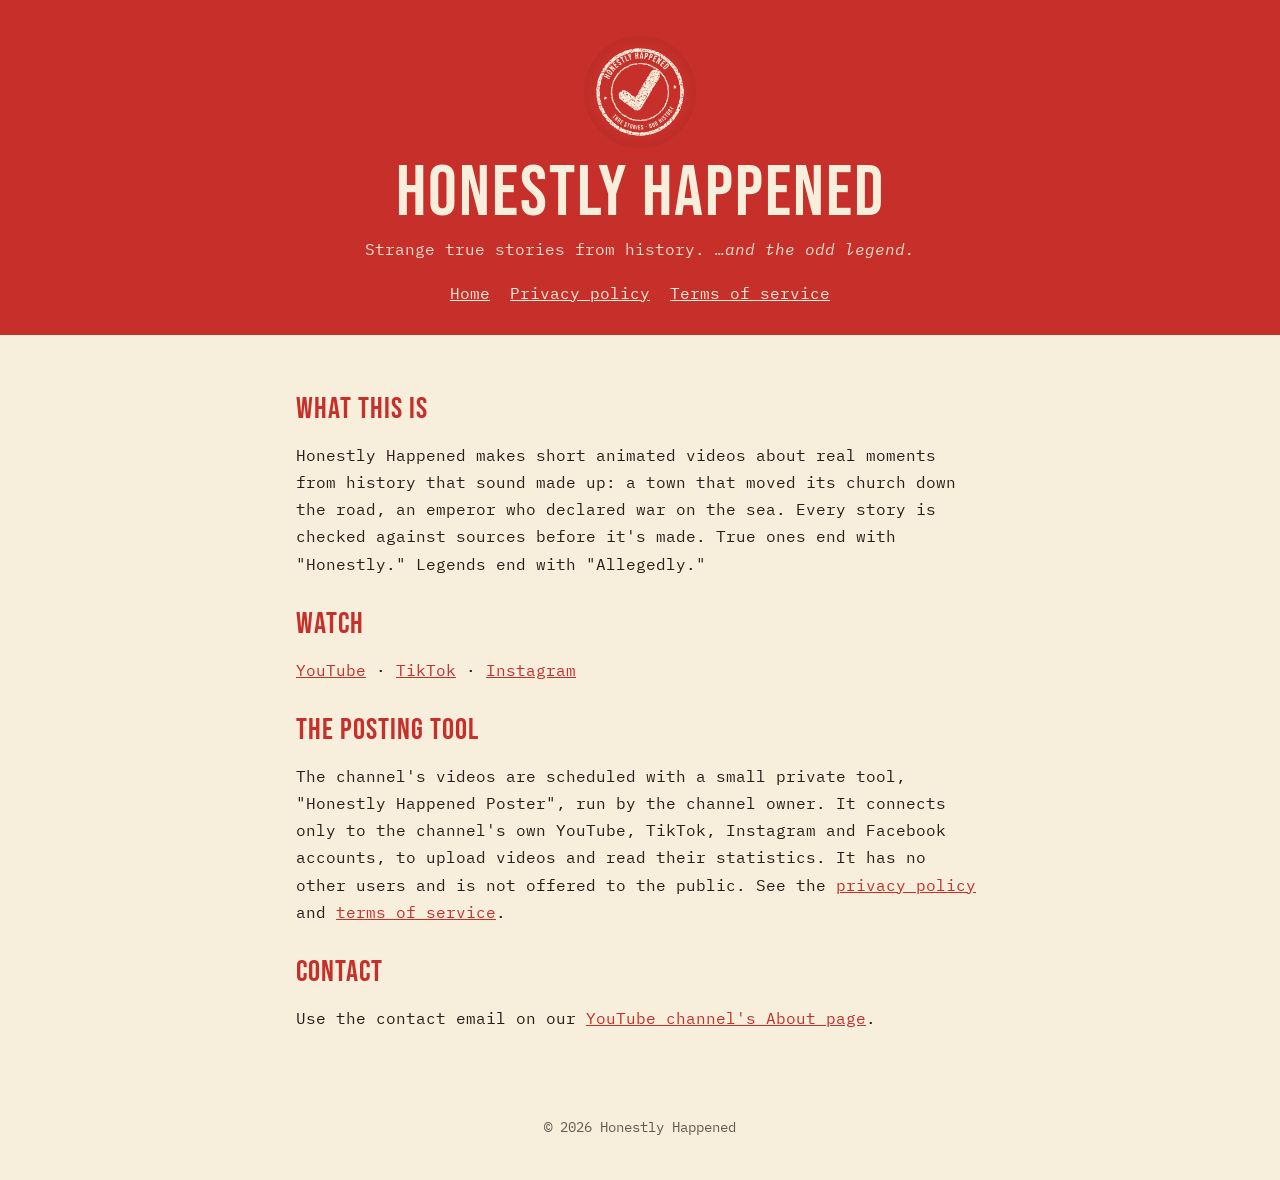
<file: index.html>
<!doctype html>
<html lang="en"><head><meta charset="utf-8"><meta name="viewport" content="width=device-width,initial-scale=1">
<title>Honestly Happened</title>
<meta name="description" content="Strange true stories from history, animated in under a minute. …and the odd legend.">
<link rel="icon" href="logo.png">
<link href="https://fonts.googleapis.com/css2?family=Bebas+Neue&family=IBM+Plex+Mono:ital,wght@0,500;1,500&display=swap" rel="stylesheet">
<link rel="stylesheet" href="style.css">
</head><body>
<header>
  <img src="logo.png" alt="Honestly Happened stamp logo">
  <h1>Honestly Happened</h1>
  <p>Strange true stories from history. <i>…and the odd legend.</i></p>
  <nav><a href="./">Home</a><a href="privacy.html">Privacy policy</a><a href="terms.html">Terms of service</a></nav>
</header>
<main>
  <h2>What this is</h2>
  <p>Honestly Happened makes short animated videos about real moments from history that sound made up: a town that moved its church down the road, an emperor who declared war on the sea. Every story is checked against sources before it's made. True ones end with "Honestly." Legends end with "Allegedly."</p>

  <h2>Watch</h2>
  <p>
    <a href="https://www.youtube.com/@honestlyhappened">YouTube</a> ·
    <a href="https://www.tiktok.com/@honestlyhappened">TikTok</a> ·
    <a href="https://www.instagram.com/honestlyhappened">Instagram</a>
  </p>

  <h2>The posting tool</h2>
  <p>The channel's videos are scheduled with a small private tool, "Honestly Happened Poster", run by the channel owner. It connects only to the channel's own YouTube, TikTok, Instagram and Facebook accounts, to upload videos and read their statistics. It has no other users and is not offered to the public. See the <a href="privacy.html">privacy policy</a> and <a href="terms.html">terms of service</a>.</p>

  <h2>Contact</h2>
  <p>Use the contact email on our <a href="https://www.youtube.com/@honestlyhappened/about">YouTube channel's About page</a>.</p>
</main>
<footer>© 2026 Honestly Happened</footer>
</body></html>
</file>
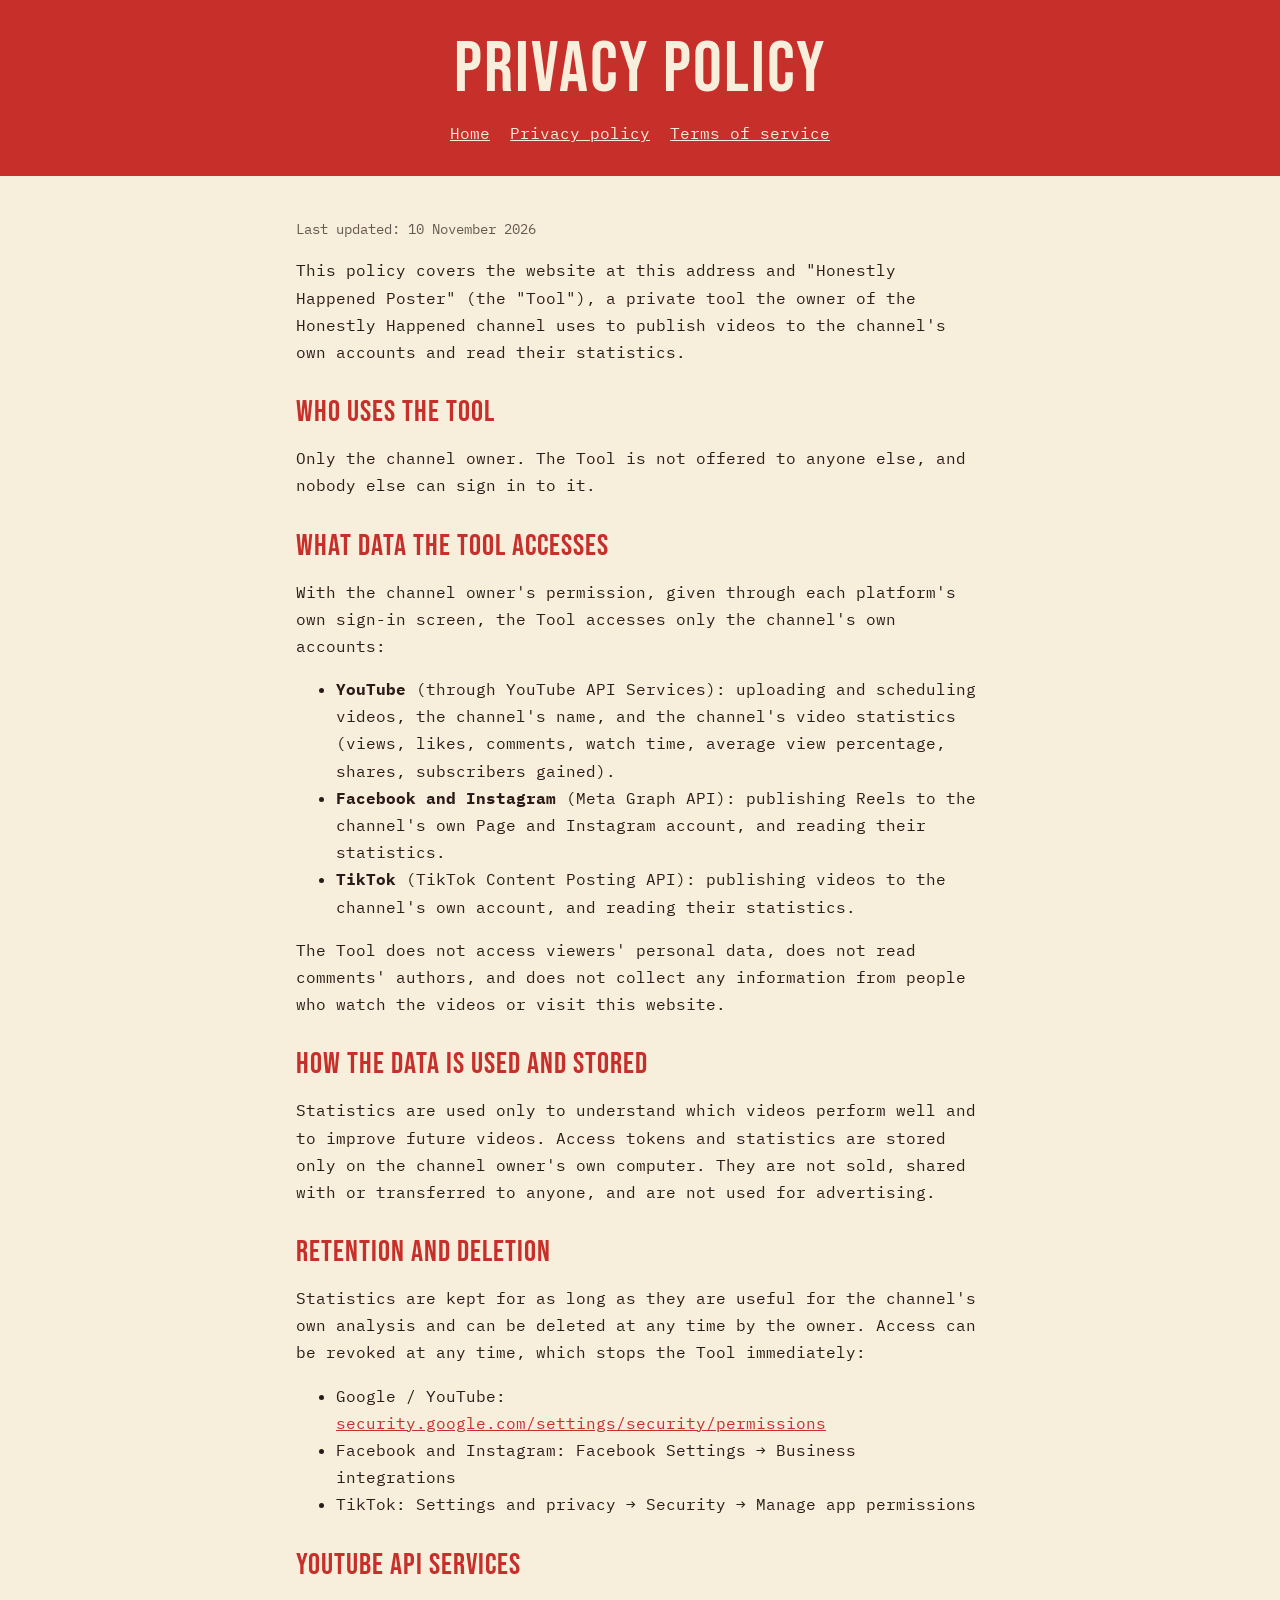
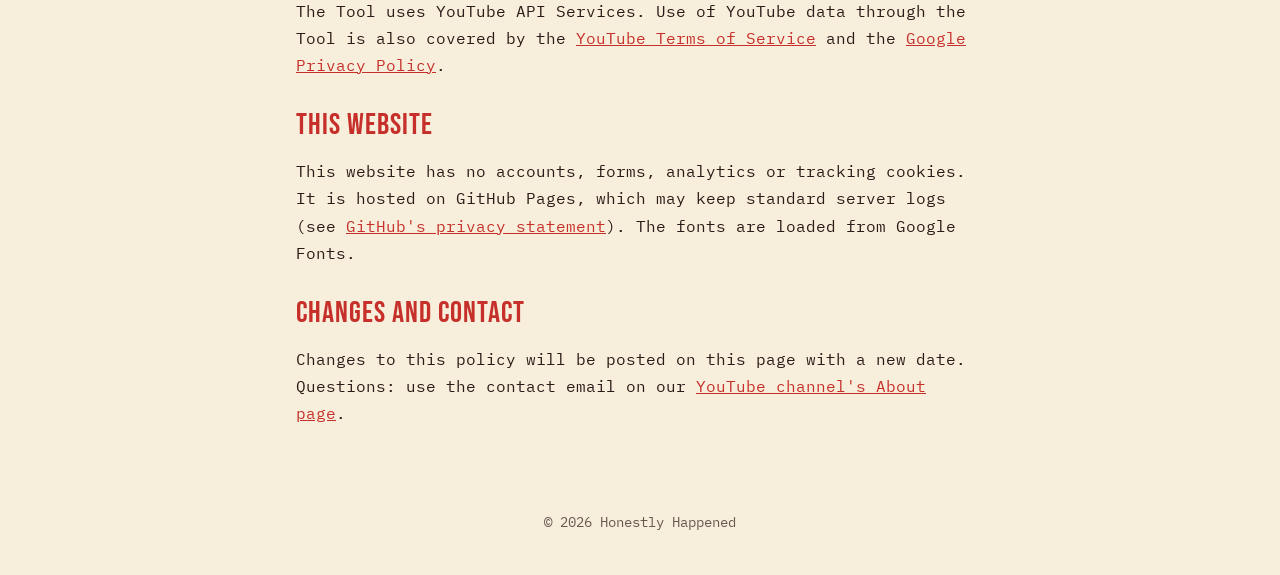
<file: privacy.html>
<!doctype html>
<html lang="en"><head><meta charset="utf-8"><meta name="viewport" content="width=device-width,initial-scale=1">
<title>Privacy Policy · Honestly Happened</title>
<link rel="icon" href="logo.png">
<link href="https://fonts.googleapis.com/css2?family=Bebas+Neue&family=IBM+Plex+Mono:ital,wght@0,500;1,500&display=swap" rel="stylesheet">
<link rel="stylesheet" href="style.css">
</head><body>
<header>
  <h1>Privacy Policy</h1>
  <nav><a href="./">Home</a><a href="privacy.html">Privacy policy</a><a href="terms.html">Terms of service</a></nav>
</header>
<main>
  <p class="muted">Last updated: 10 November 2026</p>

  <p>This policy covers the website at this address and "Honestly Happened Poster" (the "Tool"), a private tool the owner of the Honestly Happened channel uses to publish videos to the channel's own accounts and read their statistics.</p>

  <h2>Who uses the Tool</h2>
  <p>Only the channel owner. The Tool is not offered to anyone else, and nobody else can sign in to it.</p>

  <h2>What data the Tool accesses</h2>
  <p>With the channel owner's permission, given through each platform's own sign-in screen, the Tool accesses only the channel's own accounts:</p>
  <ul>
    <li><b>YouTube</b> (through YouTube API Services): uploading and scheduling videos, the channel's name, and the channel's video statistics (views, likes, comments, watch time, average view percentage, shares, subscribers gained).</li>
    <li><b>Facebook and Instagram</b> (Meta Graph API): publishing Reels to the channel's own Page and Instagram account, and reading their statistics.</li>
    <li><b>TikTok</b> (TikTok Content Posting API): publishing videos to the channel's own account, and reading their statistics.</li>
  </ul>
  <p>The Tool does not access viewers' personal data, does not read comments' authors, and does not collect any information from people who watch the videos or visit this website.</p>

  <h2>How the data is used and stored</h2>
  <p>Statistics are used only to understand which videos perform well and to improve future videos. Access tokens and statistics are stored only on the channel owner's own computer. They are not sold, shared with or transferred to anyone, and are not used for advertising.</p>

  <h2>Retention and deletion</h2>
  <p>Statistics are kept for as long as they are useful for the channel's own analysis and can be deleted at any time by the owner. Access can be revoked at any time, which stops the Tool immediately:</p>
  <ul>
    <li>Google / YouTube: <a href="https://security.google.com/settings/security/permissions">security.google.com/settings/security/permissions</a></li>
    <li>Facebook and Instagram: Facebook Settings → Business integrations</li>
    <li>TikTok: Settings and privacy → Security → Manage app permissions</li>
  </ul>

  <h2>YouTube API Services</h2>
  <p>The Tool uses YouTube API Services. Use of YouTube data through the Tool is also covered by the <a href="https://www.youtube.com/t/terms">YouTube Terms of Service</a> and the <a href="https://policies.google.com/privacy">Google Privacy Policy</a>.</p>

  <h2>This website</h2>
  <p>This website has no accounts, forms, analytics or tracking cookies. It is hosted on GitHub Pages, which may keep standard server logs (see <a href="https://docs.github.com/en/site-policy/privacy-policies/github-general-privacy-statement">GitHub's privacy statement</a>). The fonts are loaded from Google Fonts.</p>

  <h2>Changes and contact</h2>
  <p>Changes to this policy will be posted on this page with a new date. Questions: use the contact email on our <a href="https://www.youtube.com/@honestlyhappened/about">YouTube channel's About page</a>.</p>
</main>
<footer>© 2026 Honestly Happened</footer>
</body></html>
</file>
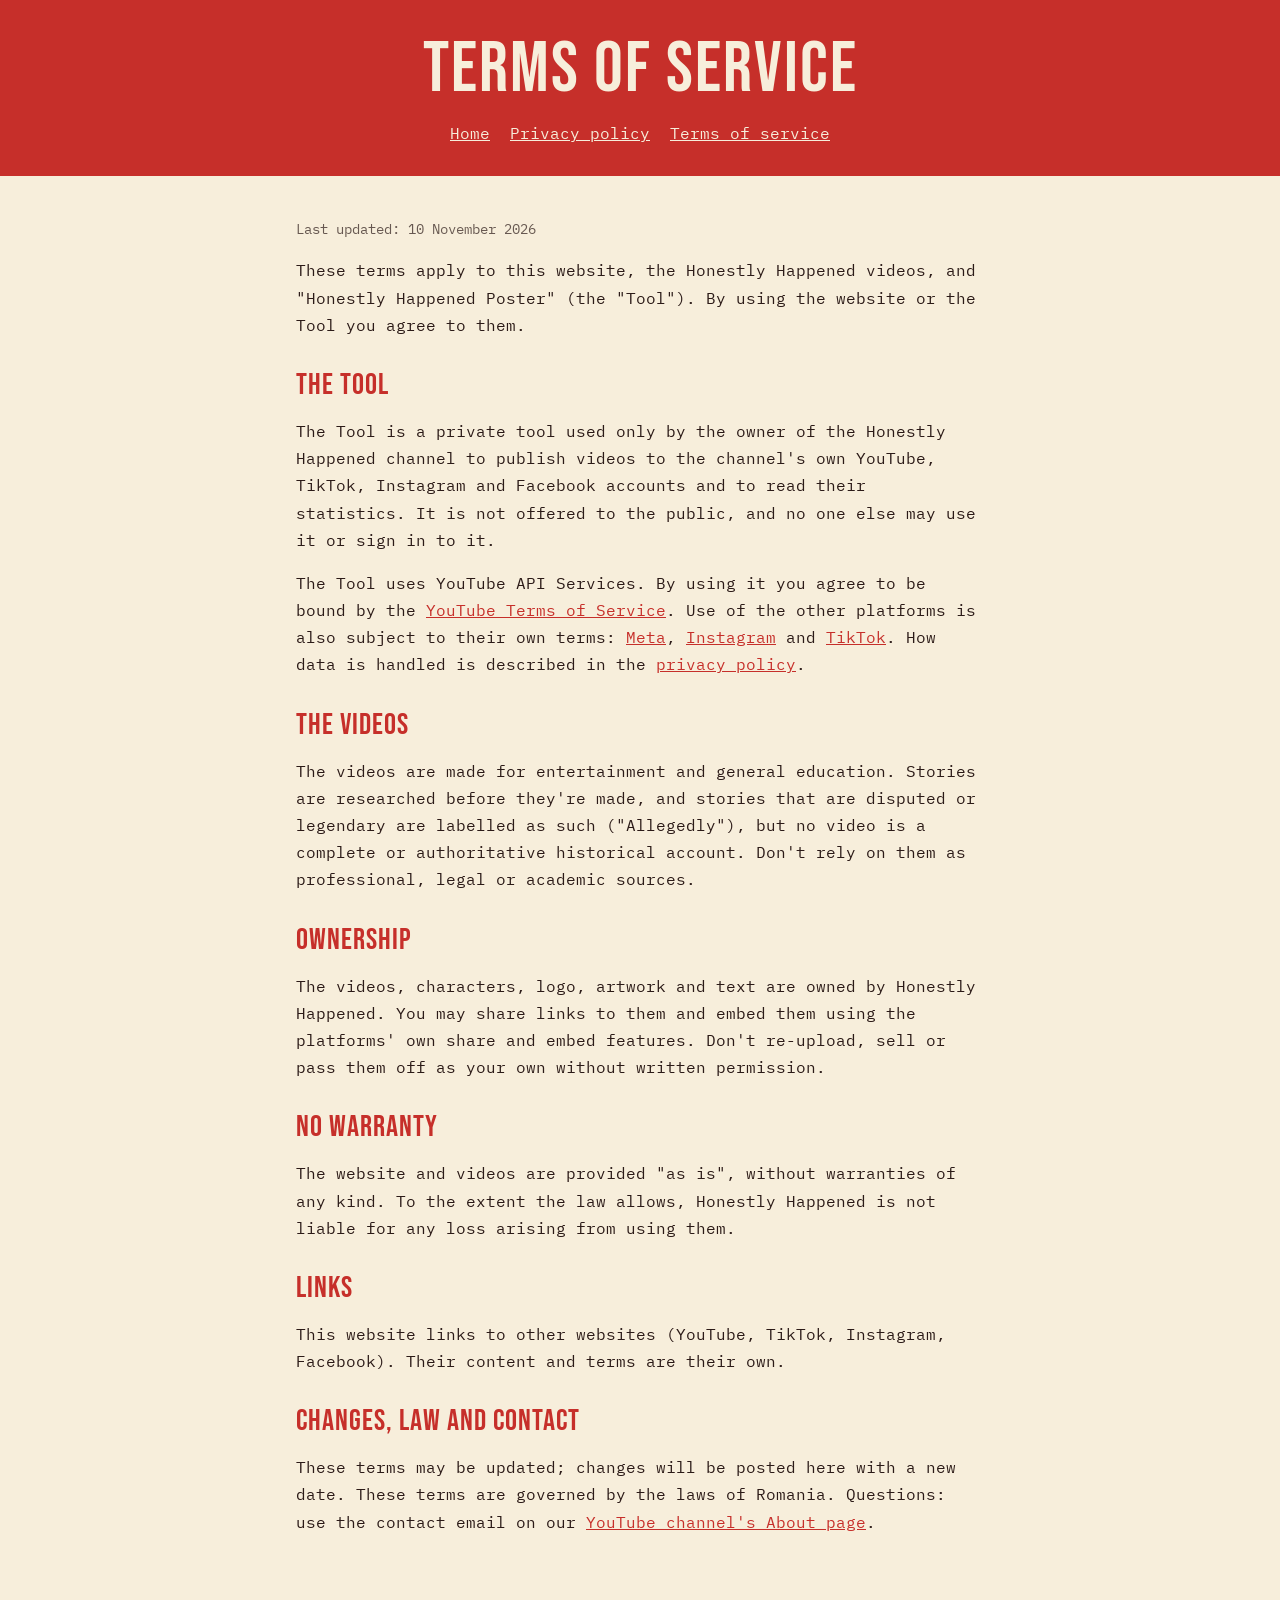
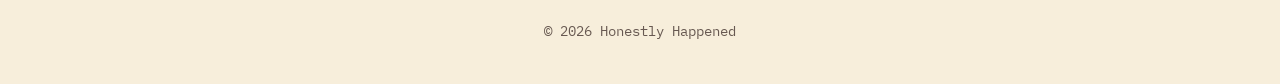
<file: terms.html>
<!doctype html>
<html lang="en"><head><meta charset="utf-8"><meta name="viewport" content="width=device-width,initial-scale=1">
<title>Terms of Service · Honestly Happened</title>
<link rel="icon" href="logo.png">
<link href="https://fonts.googleapis.com/css2?family=Bebas+Neue&family=IBM+Plex+Mono:ital,wght@0,500;1,500&display=swap" rel="stylesheet">
<link rel="stylesheet" href="style.css">
</head><body>
<header>
  <h1>Terms of Service</h1>
  <nav><a href="./">Home</a><a href="privacy.html">Privacy policy</a><a href="terms.html">Terms of service</a></nav>
</header>
<main>
  <p class="muted">Last updated: 10 November 2026</p>

  <p>These terms apply to this website, the Honestly Happened videos, and "Honestly Happened Poster" (the "Tool"). By using the website or the Tool you agree to them.</p>

  <h2>The Tool</h2>
  <p>The Tool is a private tool used only by the owner of the Honestly Happened channel to publish videos to the channel's own YouTube, TikTok, Instagram and Facebook accounts and to read their statistics. It is not offered to the public, and no one else may use it or sign in to it.</p>
  <p>The Tool uses YouTube API Services. By using it you agree to be bound by the <a href="https://www.youtube.com/t/terms">YouTube Terms of Service</a>. Use of the other platforms is also subject to their own terms: <a href="https://www.facebook.com/terms">Meta</a>, <a href="https://help.instagram.com/581066165581870">Instagram</a> and <a href="https://www.tiktok.com/legal/terms-of-service">TikTok</a>. How data is handled is described in the <a href="privacy.html">privacy policy</a>.</p>

  <h2>The videos</h2>
  <p>The videos are made for entertainment and general education. Stories are researched before they're made, and stories that are disputed or legendary are labelled as such ("Allegedly"), but no video is a complete or authoritative historical account. Don't rely on them as professional, legal or academic sources.</p>

  <h2>Ownership</h2>
  <p>The videos, characters, logo, artwork and text are owned by Honestly Happened. You may share links to them and embed them using the platforms' own share and embed features. Don't re-upload, sell or pass them off as your own without written permission.</p>

  <h2>No warranty</h2>
  <p>The website and videos are provided "as is", without warranties of any kind. To the extent the law allows, Honestly Happened is not liable for any loss arising from using them.</p>

  <h2>Links</h2>
  <p>This website links to other websites (YouTube, TikTok, Instagram, Facebook). Their content and terms are their own.</p>

  <h2>Changes, law and contact</h2>
  <p>These terms may be updated; changes will be posted here with a new date. These terms are governed by the laws of Romania. Questions: use the contact email on our <a href="https://www.youtube.com/@honestlyhappened/about">YouTube channel's About page</a>.</p>
</main>
<footer>© 2026 Honestly Happened</footer>
</body></html>
</file>
<file: style.css>
:root { --red:#C62F2A; --cream:#F7EEDB; --ink:#2B1A17; }
* { box-sizing: border-box; }
body { margin: 0; background: var(--cream); color: var(--ink); font: 16px/1.7 'IBM Plex Mono', ui-monospace, Consolas, monospace; }
header { background: var(--red); color: var(--cream); padding: 36px 16px 28px; text-align: center; }
header img { width: 112px; height: 112px; border-radius: 50%; display: block; margin: 0 auto 12px; }
header h1 { font: 400 clamp(42px, 9vw, 72px)/0.95 'Bebas Neue', Impact, sans-serif; letter-spacing: 2px; margin: 0; }
header p { margin: 8px 0 0; opacity: .92; }
nav { display: flex; flex-wrap: wrap; gap: 8px 20px; justify-content: center; margin-top: 16px; }
nav a { color: var(--cream); }
main { max-width: 720px; margin: 0 auto; padding: 28px 16px 48px; }
h2 { font: 400 30px/1.1 'Bebas Neue', Impact, sans-serif; letter-spacing: 1px; color: var(--red); margin: 30px 0 4px; }
a { color: var(--red); overflow-wrap: anywhere; }
.muted { opacity: .7; font-size: 14px; }
footer { text-align: center; font-size: 14px; padding: 20px 16px 40px; opacity: .7; }
</file>
